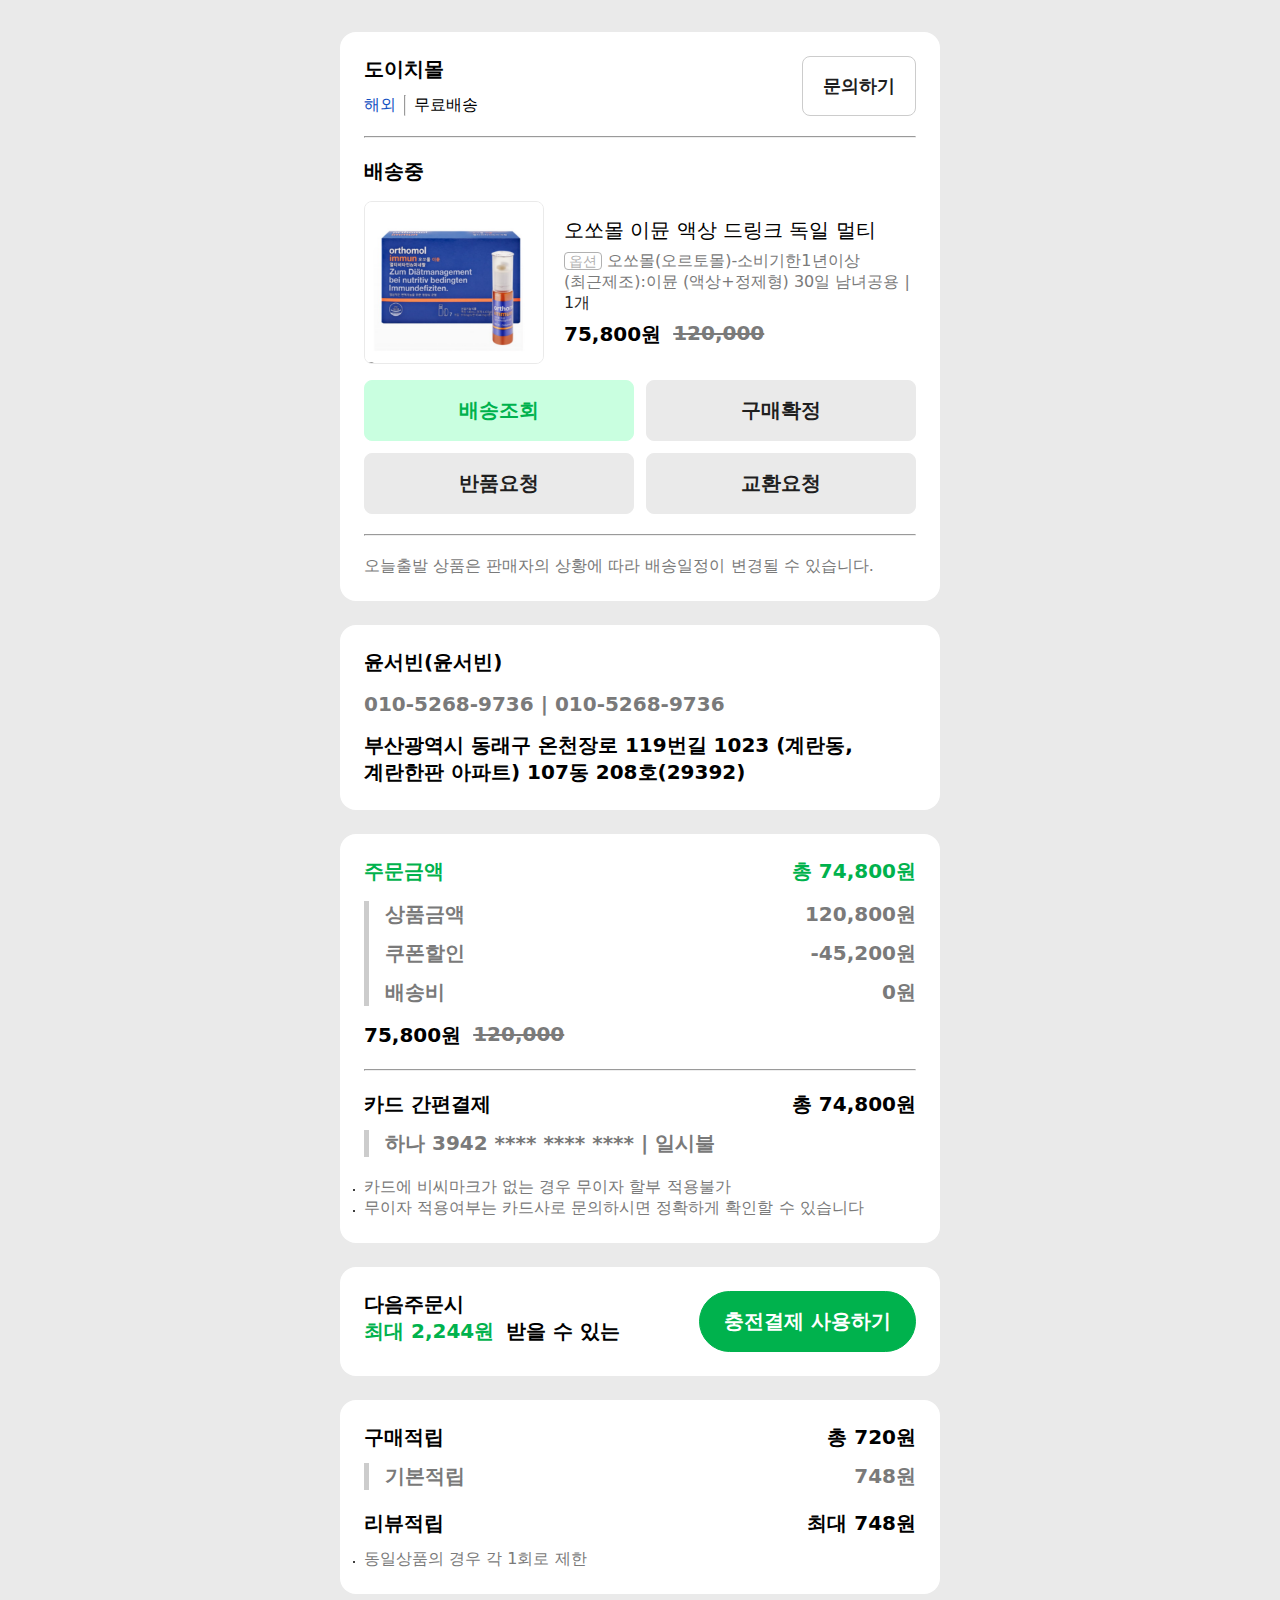
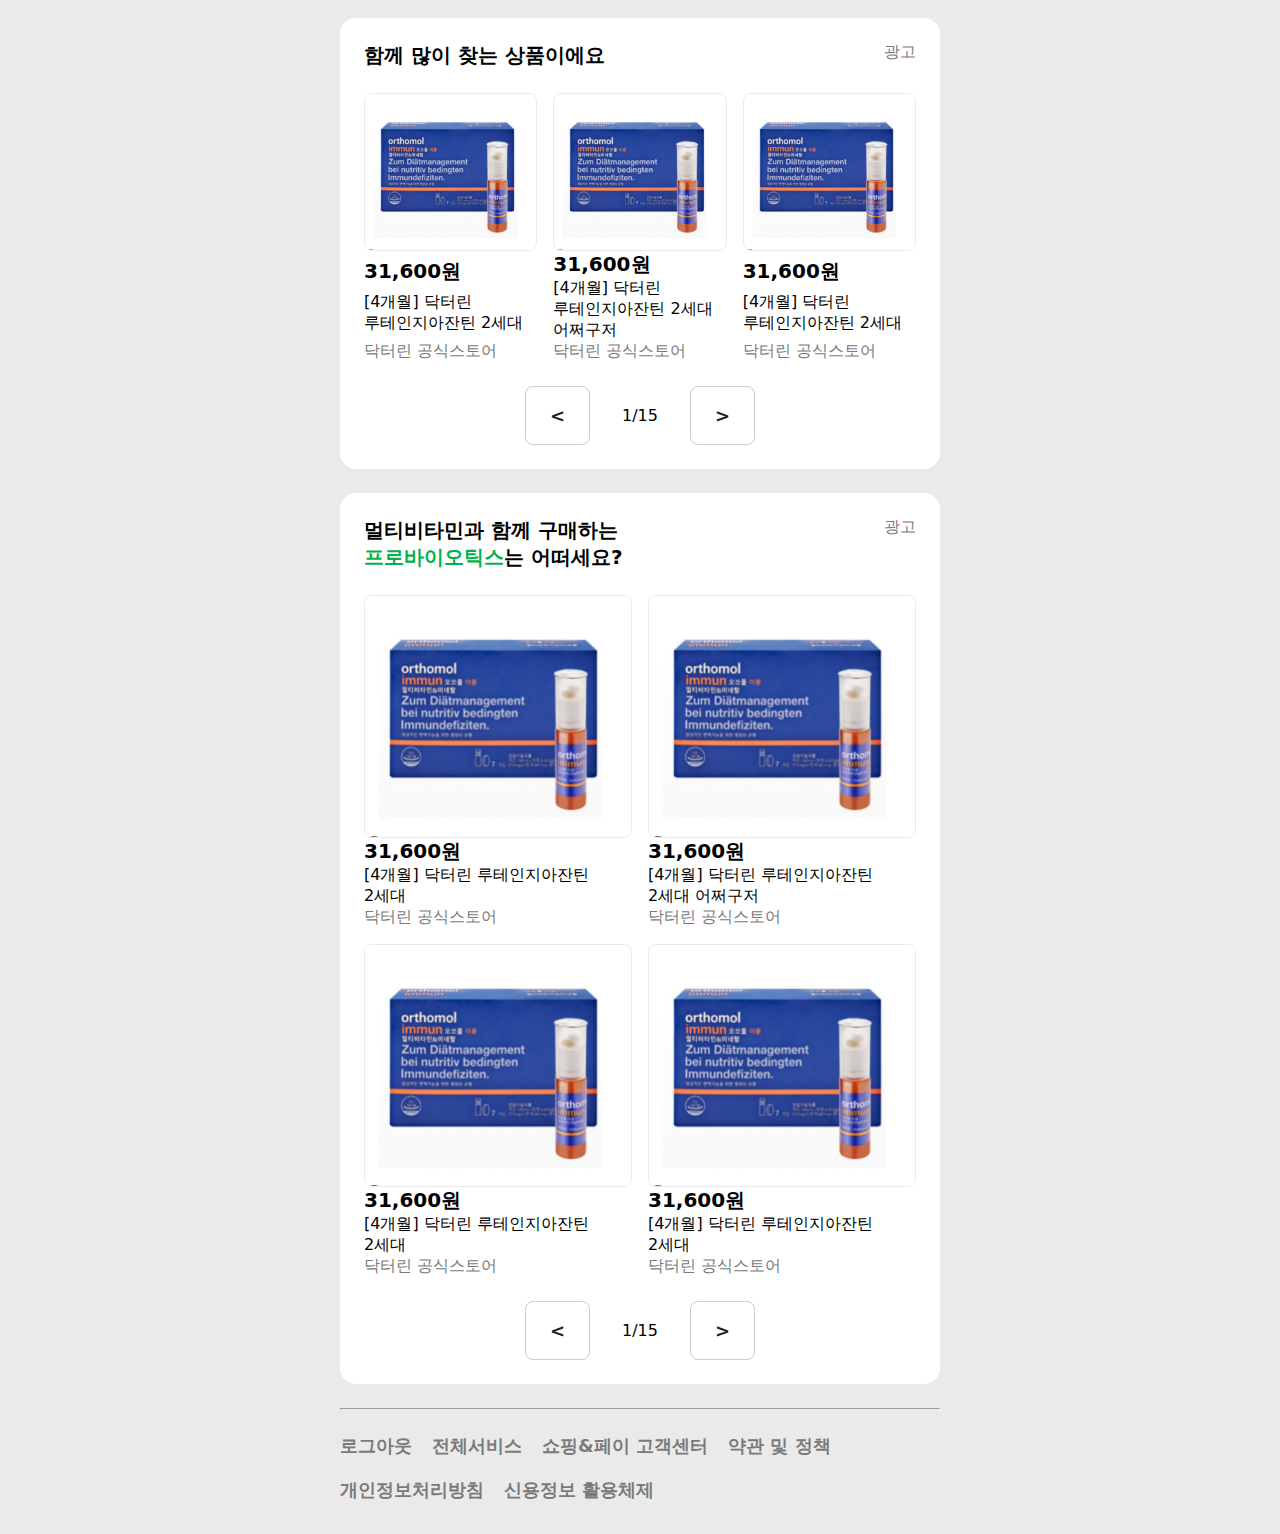
<file: index.html>
<!DOCTYPE html>
<html lang="ko">
<head>
    <meta charset="UTF-8">
    <meta http-equiv="X-UA-Compatible" content="IE=edge">
    <meta name="viewport" content="width=device-width, initial-scale=1.0">
    <link rel="stylesheet" href="./style.css">
    <title>Naver pay Mobile</title>
</head>
<body>
    <section class="all-card-wrapper col gap-l">
        <!-- 주문상품 카드 -->
        <section class="item-wrapper">
            <div class="card col gap-m">
                <div class="row space-between">
                    <div class="col gap-xs">
                        <h5>도이치몰</h5>
                        <div class="row gap-xxs">
                            <span id="blue">해외</span>
                            <hr>
                            <span>무료배송</span>
                        </div>
                    </div>
                    <input type="button" class="line-btn" value="문의하기">
                </div>
                <hr>
                <div class="col gap-s">
                    <h5>배송중</h5>
                    <div class="row gap-m">
                        <img src="./Img/item-img.png" class="item-img" alt="">
                        <div class="col space-between" style="margin: 16px 0;">
                            <h5 style="font-weight: 400;">
                                오쏘몰 이뮨 액상 드링크 독일 멀티</h5>
                            <div class="row">
                                <span id="gray400">
                                    <span class="chip-option"></span>
                                    오쏘몰(오르토몰)-소비기한1년이상(최근제조):이뮨 (액상+정제형)
                                    30일 남녀공용
                                    |
                                    <span id="black">1개</span>
                                </span>
                            </div>
                            <div class="row gap-xs">
                                <h5 class="row">75,800원 </h5>
                                <h5 id="gray400" style="text-decoration: line-through;">120,000</h5>
                            </div>
                        </div>
                    </div>
                    <div class="btn-grid">
                        <input type="button" class="fill-btn" id="green-btn" value="배송조회">
                        <input type="button" class="fill-btn" value="구매확정">
                        <input type="button" class="fill-btn" value="반품요청">
                        <input type="button" class="fill-btn" value="교환요청">
                    </div>
                </div>
                <hr>
                <span id="gray400">오늘출발 상품은 판매자의 상황에 따라 배송일정이 변경될 수 있습니다.</span>
            </div>
        </section>
        <!-- 배송지 카드 -->
        <section class="add-wrapper">
            <div class="card col gap-s">
                <h5>윤서빈(윤서빈)</h5>
                <h5 id="gray400">010-5268-9736 | 010-5268-9736</h5>
                <div>
                    <h5>부산광역시 동래구 온천장로 119번길 1023 (계란동, 계란한판 아파트) 107동 208호(29392)</h5>
                </div>
            </div>
        </section>
        <!-- 결제정보 카드 + 충전결제 배너 -->
        <section class="pay-info-wrapper">
            <div class="card col gap-m">
                <div class="col gap-s">
                    <div class="row space-between" id="green200">
                        <h5>주문금액</h5>
                        <h5>총 74,800원</h5>
                    </div>
                    <div class="col left-line gap-xs">
                        <div class="row space-between" id="gray400">
                            <h5>상품금액</h5>
                            <h5>120,800원</h5>
                        </div>
                        <div class="row space-between" id="gray400">
                            <h5>쿠폰할인</h5>
                            <h5>-45,200원</h5>
                        </div>
                        <div class="row space-between" id="gray400">
                            <h5>배송비</h5>
                            <h5>0원</h5>
                        </div>
                    </div>
        
                    <div class="row gap-xs">
                        <h5 class="row">75,800원 </h5>
                        <h5 id="gray400" style="text-decoration: line-through;">120,000</h5>
                    </div>
                </div>
                <hr>
                <div class="col gap-xs">
                    <div class="row space-between">
                        <h5>카드 간편결제</h5>
                        <h5>총 74,800원</h5>
                    </div>
                    <div class="col left-line gap-xs">
                        <div class="row space-between" id="gray400">
                            <h5>하나 3942 **** **** **** | 일시불</h5>
                        </div>
                    </div>
                </div>
                <div class="col">
                    <li><span id="gray400">카드에 비씨마크가 없는 경우 무이자 할부 적용불가</span></li>
                    <li><span id="gray400">무이자 적용여부는 카드사로 문의하시면 정확하게 확인할 수 있습니다</span></li>
                </div>
            </div>
        </section>
        <section class="charge-pay-wrapper">
            <div class="card row space-between">
                <div class="banner-left">
                    <h5>다음주문시</h5>
                    <div class="row gap-xs">
                        <h5 id="green200">최대 2,244원</h5>
                        <h5>받을 수 있는</h5>
                    </div>
                </div>
            <input type="button" class="fill-btn" id="round-btn" value="충전결제 사용하기">
            </div>
        </section>
        <!-- 포인트혜택 -->
        <section class="save-wrapper">
            <div class="card">
                <div class="col gap-m">
                    <div class="col gap-xs">
                        <div class="row space-between">
                            <h5>구매적립</h5>
                            <h5>총 720원</h5>
                        </div>
                        <div class="col left-line gap-xs">
                            <div class="row space-between" id="gray400">
                                <h5>기본적립</h5>
                                <h5>748원</h5>
                            </div>
                        </div>
                    </div>
                    <div class="col gap-xs">
                        <div class="row space-between">
                            <h5>리뷰적립</h5>
                            <h5>최대 748원</h5>
                        </div>
                        <li><span id="gray400">동일상품의 경우 각 1회로 제한</span></li>
                    </div>
                </div>
            </div>
        </section>
        <!-- 함께 많이 찾는 상품 -->
        <section class="together-wrapper">
            <div class="card col gap-l">
                <div class="row space-between">
                    <h5>함께 많이 찾는 상품이에요</h5>
                    <span id="gray400">광고</span>
                </div>
                <div class="row list-wrapper-3">
                    <div class="col-nowrap space-between">
                        <img src="./Img/item-img.png" class="list-img" alt="">
                        <h5>31,600원</h5>
                        <span>[4개월] 닥터린 루테인지아잔틴 2세대
                        </span>
                        <span id="gray400">닥터린 공식스토어</span>
                    </div>
                    <div class="col space-between">
                        <img src="./Img/item-img.png" class="list-img" alt="">
                        <h5>31,600원</h5>
                        <span>[4개월] 닥터린 루테인지아잔틴 2세대 어쩌구저</span>
                        <span id="gray400">닥터린 공식스토어</span>
                    </div>
        
                    <div class="col space-between">
                        <img src="./Img/item-img.png" class="list-img" alt="">
                        <h5>31,600원</h5>
                        <span>[4개월] 닥터린 루테인지아잔틴 2세대</span>
                        <span id="gray400">닥터린 공식스토어</span>
                    </div>
                </div>
                <div class="page-btn row">
                    <input type="button" class="line-btn" id="next-btn" value="<">
                    <span>1/15</span>
                    <input type="button" class="line-btn" id="next-btn" value=">">
                </div>
            </div>
        </section>
        <!-- 프로바이오틱스 -->
        <section class="together-wrapper">
            <div class="card col gap-l">
                <div class="row space-between">
                    <div class="col">
                        <h5>멀티비타민과 함께 구매하는</h5>
                        <div class="row">
                            <h5 id="green200">프로바이오틱스</h5>
                            <h5>는 어떠세요?</h5>
                        </div>
                    </div>
                    <span id="gray400">광고</span>
                </div>
                <div class="row list-wrapper-2">
                    <div class="col space-between">
                        <img src="./Img/item-img.png" class="list-img" alt="">
                        <h5>31,600원</h5>
                        <span>[4개월] 닥터린 루테인지아잔틴 2세대
                        </span>
                        <span id="gray400">닥터린 공식스토어</span>
                    </div>
                    <div class="col space-between">
                        <img src="./Img/item-img.png" class="list-img" alt="">
                        <h5>31,600원</h5>
                        <span>[4개월] 닥터린 루테인지아잔틴 2세대 어쩌구저</span>
                        <span id="gray400">닥터린 공식스토어</span>
                    </div>
                    <div class="col space-between">
                        <img src="./Img/item-img.png" class="list-img" alt="">
                        <h5>31,600원</h5>
                        <span>[4개월] 닥터린 루테인지아잔틴 2세대</span>
                        <span id="gray400">닥터린 공식스토어</span>
                    </div>
                    <div class="col space-between">
                        <img src="./Img/item-img.png" class="list-img" alt="">
                        <h5>31,600원</h5>
                        <span>[4개월] 닥터린 루테인지아잔틴 2세대</span>
                        <span id="gray400">닥터린 공식스토어</span>
                    </div>
                </div>
                <div class="page-btn row">
                    <input type="button" class="line-btn" id="next-btn" value="<">
                    <span>1/15</span>
                    <input type="button" class="line-btn" id="next-btn" value=">">
                </div>
            </div>
        </section>
        <hr>
        <div class="footer row-wrap gap-m">
            <a href="#">로그아웃</a>
            <a href="#">전체서비스</a>
            <a href="#">쇼핑&페이 고객센터</a>
            <a href="#">약관 및 정책</a>
            <a href="#">개인정보처리방침</a>
            <a href="#">신용정보 활용체제</a>
        </div>
    </section>
</body>
</html>
</file>
<file: style.css>
*, ::after, ::before {
    font-size: 62.5%;
    box-sizing: border-box;
    margin: 0;
    font-family: system-ui, -apple-system, BlinkMacSystemFont, 'Segoe UI', Roboto, Oxygen, Ubuntu, Cantarell, 'Open Sans', 'Helvetica Neue', sans-serif;
    word-break: keep-all;
}

input[type=button] {
    cursor: pointer;
}

/* color */
:root {
    --black: #1f1f1f;
    --white: #ffffff;
    --gray100: #eaeaea;
    --gray200: #cccccc;
    --gray300: #b1b1b1;
    --gray400: #7a7a7a;
    --blue: #1451c2;
    --green100: #c9ffe0;
    --green200: #00b24d;
}

#green200 {
    color: var(--green200);
}

#blue {
    color: var(--blue);
}

#gray400{
    color: var(--gray400);
}
#black {
    color: var(--black);
}

body {
    background-color: var(--gray100);
    display: flex;
    justify-content: center;
    padding: 32px 0;
}

li {
    vertical-align: middle;
}

.col-nowrap > span {
    -webkit-line-clamp: 2;
    text-overflow: ellipsis;
    overflow: hidden;
    display: -webkit-box;
    
}

h1 {
    font-size: 2.8rem;
    font-weight: 600;
    line-height: normal;
}
h2 {
    font-size: 2.6rem;
    font-weight: 600;
    line-height: normal;
}
h3 {
    font-size: 2.4rem;
    font-weight: 600;
    line-height: normal;
}
h4 {
    font-size: 2.2rem;
    font-weight: 600;
    line-height: normal;
}
h5 {
    font-size: 2rem;
    font-weight: 600;
    line-height: normal;
}

span {
    font-size: 1.6rem;
    font-weight: 500;
    line-height: normal;
}

/* layout */
.row {
    display: flex;
    flex-flow: row nowrap;
}
.row-wrap {
    display: flex;
    flex-flow: row wrap;
}
.col {
    display: flex;
    flex-flow: column wrap;
}

.col-nowrap{
    display: flex;
    flex-flow: column nowrap;
}

.btn-grid {
    display: grid;
    grid-template-columns: repeat(2, 1fr);
    gap: 12px;
}

.fill {
    flex: 1;
}

.center{
    align-items: center;
    justify-content: center;
}

.space-between {
    justify-content: space-between;
}

/* gap */
.gap-xxs {
    gap: 8px;
}
.gap-xs {
    gap: 12px;
}
.gap-s {
    gap: 16px;
}
.gap-m {
    gap: 20px;
}
.gap-l {
    gap: 24px;
}
.gap-xl {
    gap: 28px;
}

/* btn */
.line-btn {
    border: 1px solid var(--gray200);
    border-radius: 8px;
    color: var(--black);
    background-color: var(--white);
    font-size: 1.8rem;
    font-weight: 700;
    padding: 0 20px;
}

.fill-btn {
    border-radius: 8px;
    border: 1px solid var(--gray100);
    color: var(--black);
    background-color: var(--gray100);
    font-size: 2rem;
    font-weight: 600;
    padding: 16px 12px;
}

.page-btn {
    display: flex;
    flex-flow: row nowrap;
    align-items: center;
    justify-content: center;
    gap: 32px;
    font-size: 2.2rem;
}

#next-btn {
    padding: 18px 24px;
}

#round-btn {
    padding: 16px 24px;
    font-size: 2rem;
    border-radius: 100px;
    border: 1px solid var(--green200);
    color: var(--white);
    background-color: var(--green200);
}

#green-btn {
    border: 1px solid var(--green100);
    color: var(--green200);
    background-color: var(--green100);
}

.chip-option::before {
    content: "옵션" !important;
    font-size: 1.4rem !important;
    color: var(--gray300) !important;
    border-radius: 4px !important;
    border: 1px solid var(--gray300) !important;
    padding: 0 4px !important;
}

/* line */
.left-line {
    border-left: 5px solid var(--gray200);
    padding-left: 16px;
}


/* card */
.card {
    padding: 24px;
    background-color: var(--white);
    border-radius: 16px;
}

.item-img {
    width: 180px;
    border: 1px solid var(--gray100);
    border-radius: 8px;
}

.list-img {
    width: 100%;
    /* 가로 꽉차게!!! */
    border: 1px solid var(--gray100);
    border-radius: 8px;
}


/* wrapper */
.all-card-wrapper, .item-wrapper, .add-wrapper, .pay-info-wrapper, 
.charge-pay-wrapper, .save-wrapper, .together-wrapper
 {
    width: 600px;
}


.list-wrapper-2 {
    display: grid;
    grid-template-columns: repeat(2,1fr);
    gap: 16px;
}

.list-wrapper-3 {
    display: grid;
    grid-template-columns: repeat(3,1fr);
    gap: 16px;
}


/* footer*/
.footer > a {
    font-size: 1.8rem;
    color: var(--gray400);
    font-weight: 600;
    text-decoration: none;
}
</file>
